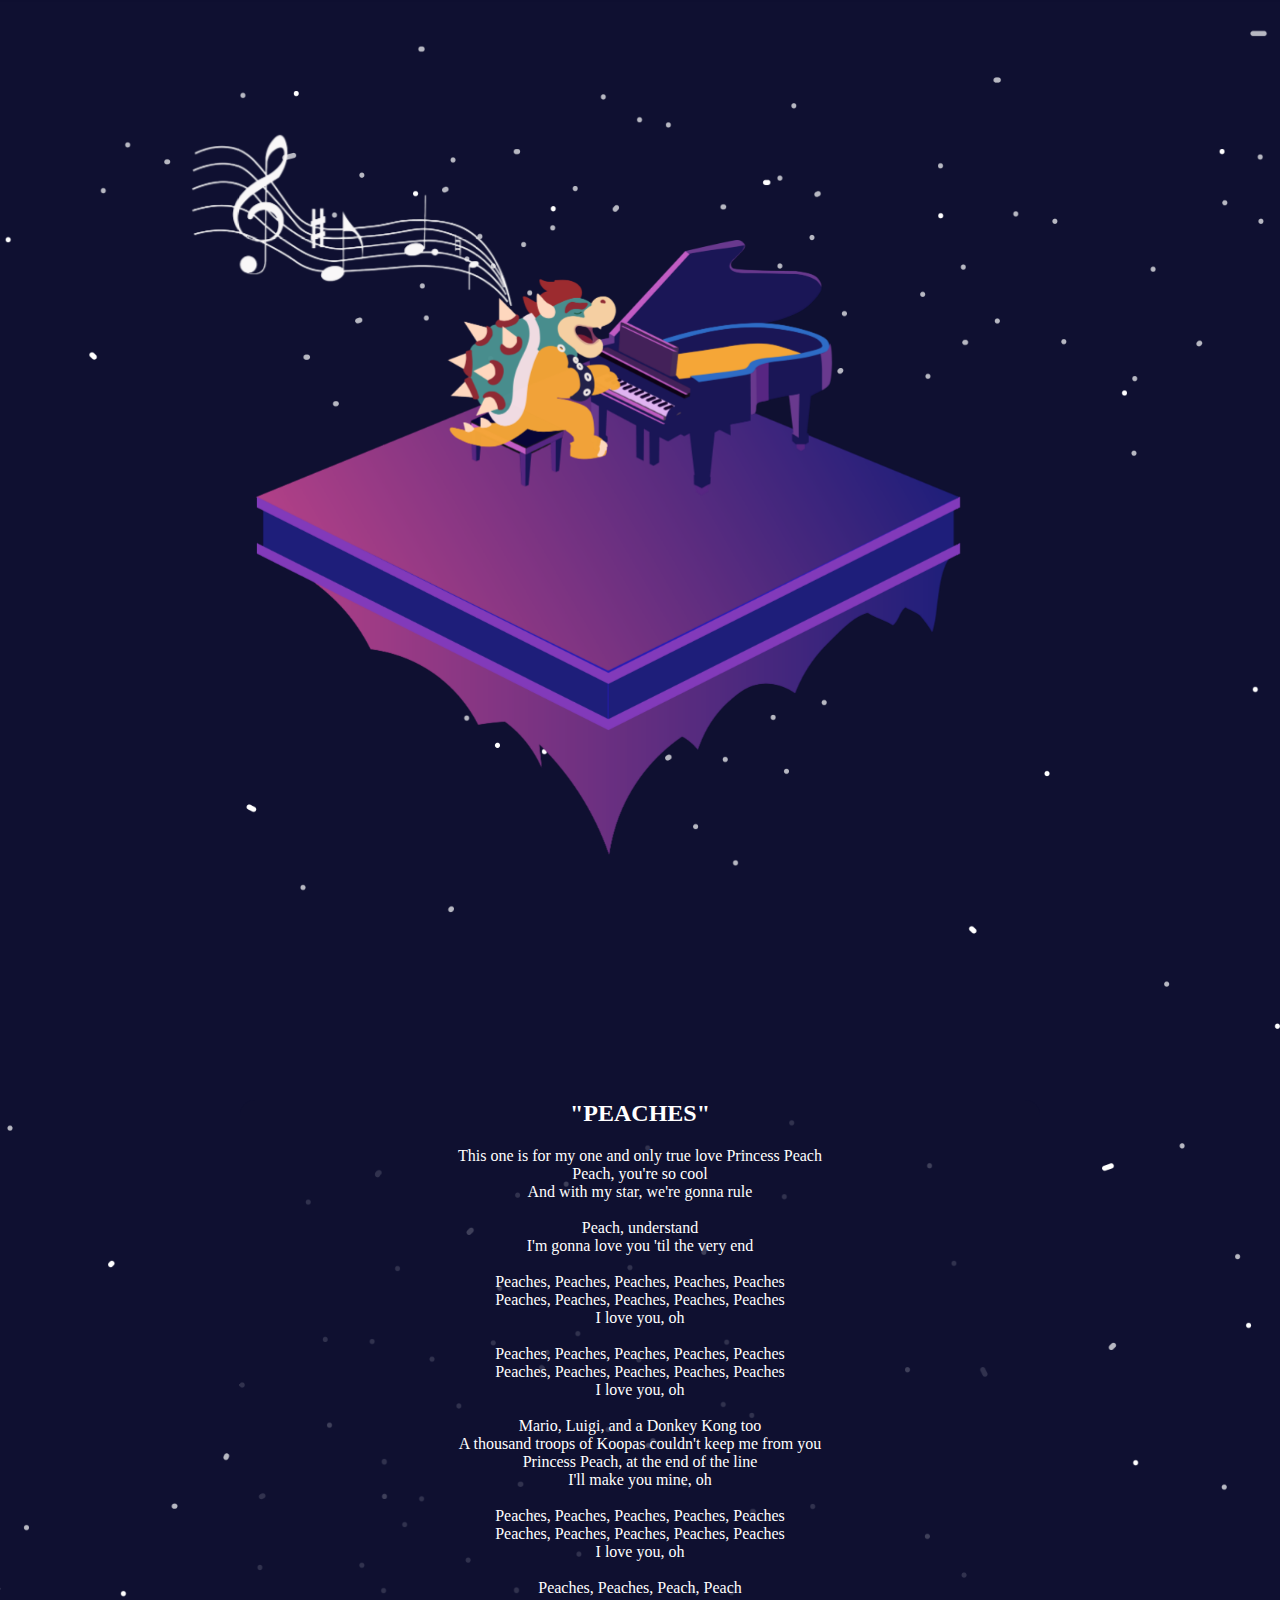
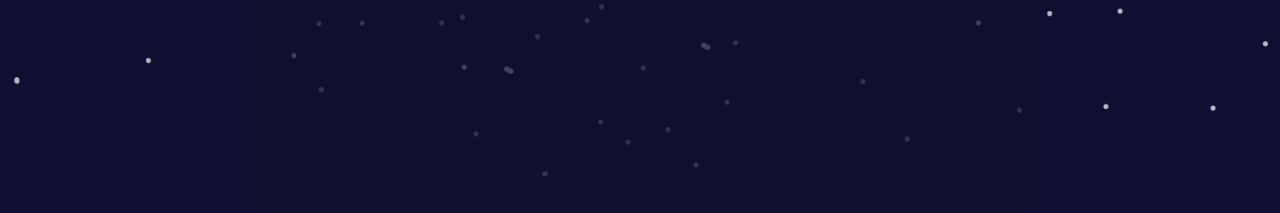
<file: bowserp.html>
<!DOCTYPE html>
<html lang="es">
<head>
  <meta charset="UTF-8">
  <meta name="viewport" content="width=device-width, initial-scale=1.0">
  <title>Bowser Peaches</title>
  <link rel="stylesheet" href="bowserp.css">
</head>
<body>
  <div id="escena" class="escena">
    <div id="layer1"><img src="Bowser/Base.png" alt="Base del piano" class="base"></div>
    <div id="layer2"><img src="Bowser/Notas.png" alt="Notas musicales" class="notas"></div>
    <div id="layer3"><img src="Bowser/Bowser.png" alt="Bowser tocando piano" class="bowser"></div>
  </div>

  <section class="contenido">
    <h2>"PEACHES"</h2>
    <p>This one is for my one and only true love
    Princess Peach <br>
    Peach, you're so cool<br>
    And with my star, we're gonna rule<br><br>
    Peach, understand<br>
    I'm gonna love you 'til the very end<br><br>
    Peaches, Peaches, Peaches, Peaches, Peaches<br>
    Peaches, Peaches, Peaches, Peaches, Peaches<br>
    I love you, oh<br><br>
    Peaches, Peaches, Peaches, Peaches, Peaches<br>
    Peaches, Peaches, Peaches, Peaches, Peaches<br>
    I love you, oh<br><br>
    Mario, Luigi, and a Donkey Kong too<br>
    A thousand troops of Koopas couldn't keep me from you<br>
    Princess Peach, at the end of the line<br>
    I'll make you mine, oh<br><br>
    Peaches, Peaches, Peaches, Peaches, Peaches<br>
    Peaches, Peaches, Peaches, Peaches, Peaches<br>
    I love you, oh<br><br>
    Peaches, Peaches, Peach, Peach</p>
    <div style="height: 200px;"></div>
  </section>

  <script>
  document.addEventListener('DOMContentLoaded', function () {
    const layer1 = document.getElementById('layer1');
    const layer2 = document.getElementById('layer2');
    const layer3 = document.getElementById('layer3');
    const container = document.getElementById('escena'); // contenedor

    const speed1 = 0.1; // frente
    const speed2 = 0.3; // medio
    const speed3 = 0.3; // fondo

    function updateParallax() {
      // obtiene la posición del contenedor respecto a la ventana
      const scrollOffset = container.getBoundingClientRect().top;

      // usamos el valor inverso (negativo) para que el movimiento sea hacia abajo
      layer1.style.transform = `translateY(${scrollOffset * -speed1}px)`;
      layer2.style.transform = `translateY(${scrollOffset * -speed2}px)`;
      layer3.style.transform = `translateY(${scrollOffset * -speed3}px)`;
    }

    window.addEventListener('scroll', updateParallax);
    updateParallax();
    });
  </script>

</body>
</html>
</file>
<file: bowserp.css>
body {
  margin: 0;
  padding: 0;
  background: #0f1031 url("Bowser/Fondo.png") no-repeat center center / cover;
  color: white;
  overflow-x: hidden;
}

.escena {
  position: relative;
  width: 100%;
  height: 100vh;
  overflow: hidden;
}

#layer1, #layer2, #layer3 {
  position: absolute;
  width: 100%;
  height: 100%;
  top: 0;
  left: 0;
  will-change: transform;
}

#layer1 { z-index: 1; }
#layer2 { z-index: 2; }
#layer3 { z-index: 3; }



.base {
  position: absolute;
  bottom: 5%;
  left: 20%;
  width: 50%;
}

.bowser {
  position: absolute;
  bottom: 50%;   
  left: 33%;    
  width: 35%;  
}


.notas {
  position: absolute;
  top: 15%;
  left: 15%;
  width: 15%;
}
.contenido {
  max-width: 800px; 
  margin: 200px auto 0 auto;  
  text-align: center; 
  color: #fff; 
  background-color: rgba(15, 16, 49, 0.8); /* fondo oscuro semitransparente */
  border-radius: 15px; /* bordes suaves */
}

/* 💻 Computadora */
@media (min-width: 1024px) {
  .base {
    margin-top: 100px;
    width: 55%;
    left: 20%;
  }
  .bowser {
    width: 30%;
    bottom: 45%;
    left: 35%;
  }
  .notas {
    width: 25%;
  }
}

/* 📱 Tablet */
@media (min-width: 720px) and (max-width: 1024px) {
    .base {
    bottom: 10%;
    left: 10%;
    width: 80%;
    }
  .bowser {
    width: 35%;
    bottom: 55%;
    left: 35%;
  }
  .notas {
    width: 25%;
  }
}

/* 📱 Celular */
@media (max-width: 720px) {
  .base {
    width: 80%;
    bottom: 25%;
    left: 10%;
  }
  .bowser {
    width: 50%;
    bottom: 45%;
    left: 25%;
  }
  .notas {
    width: 25%;
    top: 25%;
    left: 8%;
  }
  .contenido {
    margin-top: 3vh; /* menos espacio en pantallas pequeñas */
  }
}
</file>
